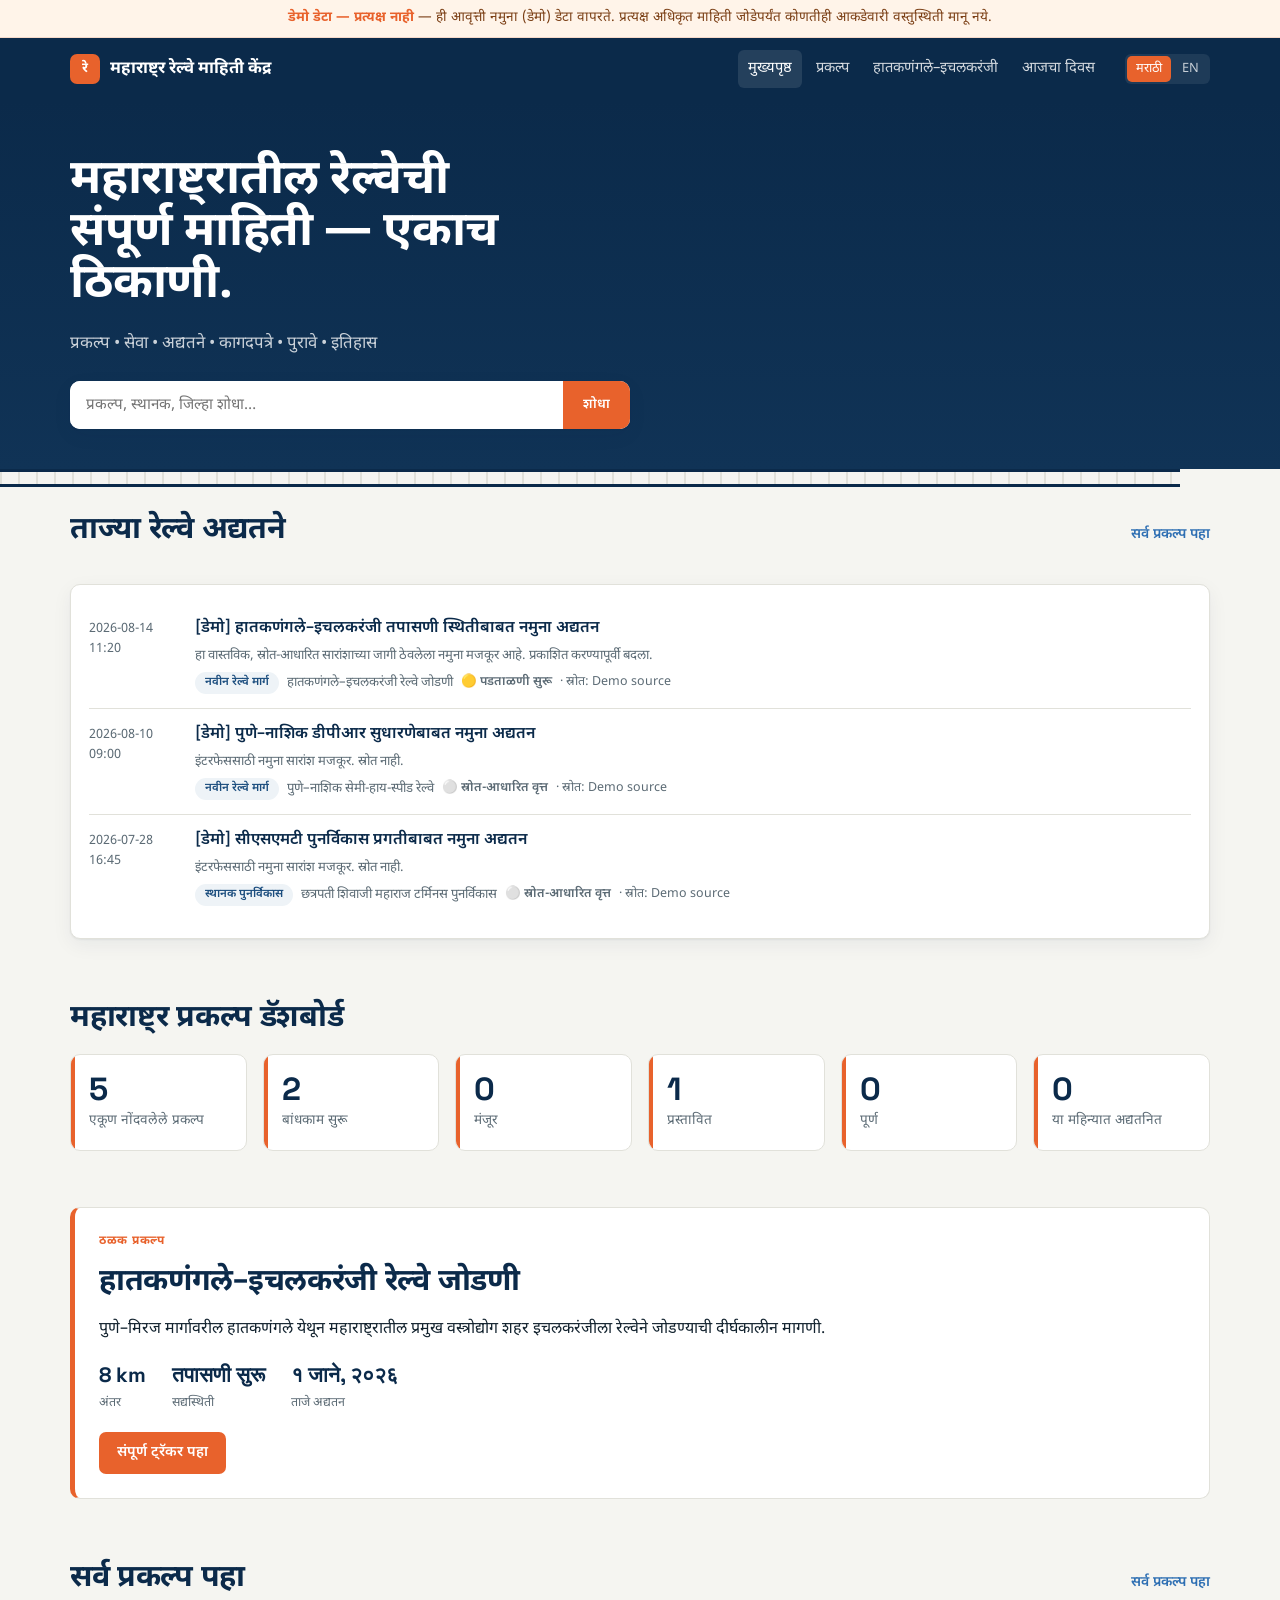
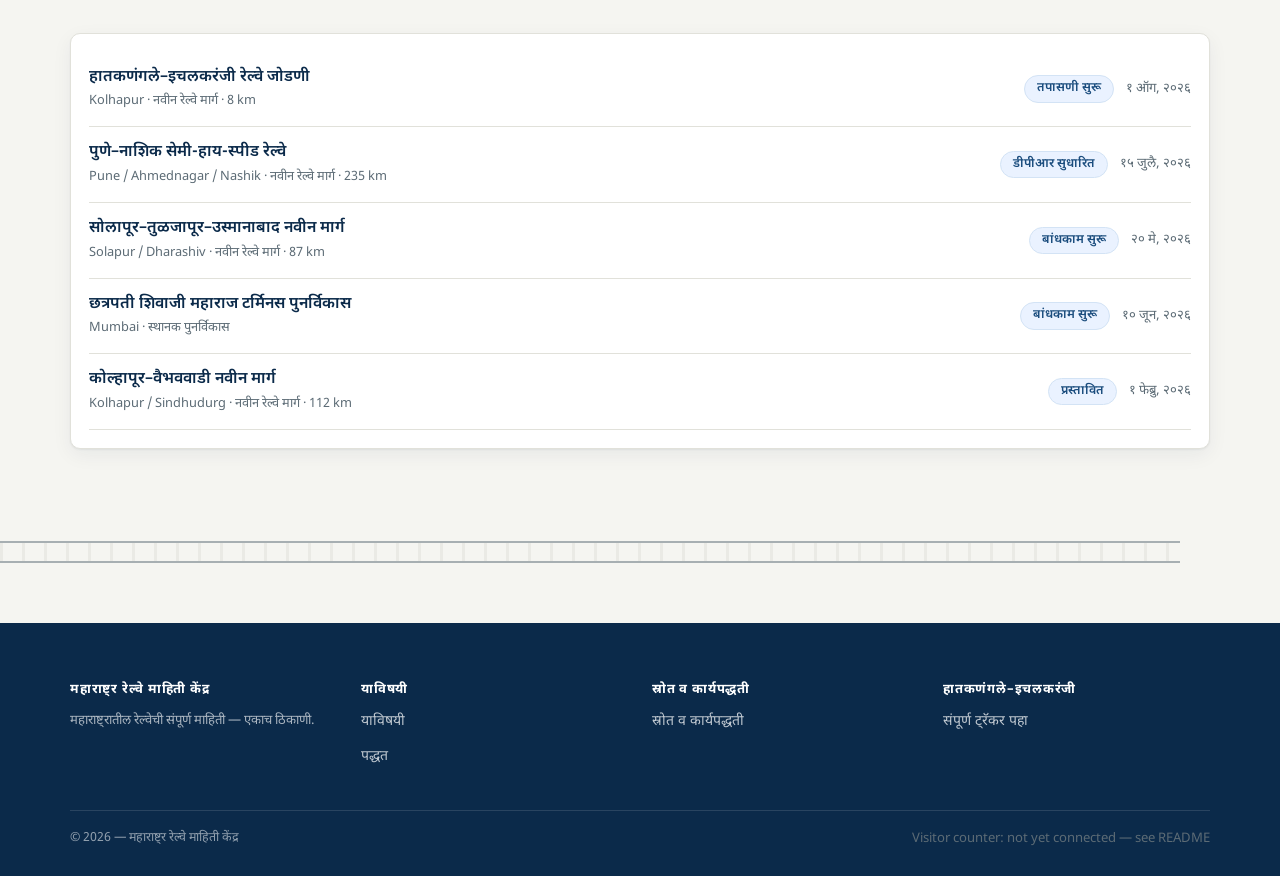
<file: index.html>
<!doctype html>
<html lang="mr">
<head>
<meta charset="utf-8">
<meta name="viewport" content="width=device-width, initial-scale=1">
<title>महाराष्ट्र रेल्वे माहिती केंद्र — Maharashtra Railway Information Hub</title>
<meta name="description" content="Maharashtra railway projects, updates, dashboard and the Hatkanangale–Ichalkaranji connectivity tracker — one archive, continuously updated.">
<link rel="canonical" href="https://ichalkaranjirailway.github.io/maharashtra-railway-hub/index.html">
<meta property="og:title" content="Maharashtra Railway Information Hub">
<meta property="og:description" content="Projects • Services • Updates • Documents • Evidence • History">
<meta property="og:type" content="website">
<link rel="manifest" href="manifest.json">
<link rel="icon" type="image/png" href="assets/icon-192.png">
<link rel="apple-touch-icon" href="assets/icon-192.png">
<link rel="stylesheet" href="assets/styles.css">
</head>
<body>
<div id="site-header"></div>

<section class="hero">
  <div class="container">
    <h1 data-i18n="tagline"></h1>
    <p class="subtitle" data-i18n="subtitle"></p>
    <form class="hero-search" role="search" onsubmit="location.href='projects.html?q='+encodeURIComponent(this.q.value); return false;">
      <label class="visually-hidden" for="heroSearch" data-i18n="navSearch"></label>
      <input id="heroSearch" name="q" type="search" data-i18n-placeholder="searchPlaceholder" placeholder="Search projects, stations, districts…">
      <button type="submit" data-i18n="navSearch">Search</button>
    </form>
  </div>
</section>

<div class="railline container" aria-hidden="true"></div>

<main class="container">

  <section class="section">
    <div class="section-head">
      <h2 data-i18n="liveUpdates"></h2>
      <a class="link-more" href="today.html" data-i18n="viewAllProjects">See all</a>
    </div>
    <div class="card" id="updatesList"><!-- rendered by app.js --></div>
  </section>

  <section class="section">
    <h2 data-i18n="dashboard"></h2>
    <div class="grid grid-3" id="dashboardStats" style="grid-template-columns:repeat(6,1fr)"><!-- rendered --></div>
  </section>

  <section class="section" id="featuredProject"><!-- rendered by app.js --></section>

  <section class="section">
    <div class="section-head">
      <h2 data-i18n="viewAllProjects"></h2>
      <a class="link-more" href="projects.html" data-i18n="viewAllProjects"></a>
    </div>
    <div class="card" id="projectListPreview"></div>
  </section>

</main>

<div class="rail-divider container" aria-hidden="true"></div>

<div id="site-footer"></div>

<script src="data/data.js"></script>
<script src="data/i18n.js"></script>
<script src="assets/app.js"></script>
<script src="assets/supabase-live.js"></script>
<script>
  MRIH.renderHeader("home");
  MRIH.renderFooter();
  MRIH.renderDashboard();
  window.__mrihUpdatesLimit = 6;
  MRIH.renderUpdates(6);
  MRIH.renderFeatured();
  MRIH.renderProjectList("projectListPreview", {});
  window.__mrihRerenderList = () => MRIH.renderProjectList("projectListPreview", {});
  MRIH.__adjustGrid = document.getElementById("dashboardStats");
  MRIH_I18N.renderI18n();
</script>
<style>
  @media (max-width: 900px) { #dashboardStats { grid-template-columns: repeat(3,1fr) !important; } }
  @media (max-width: 560px) { #dashboardStats { grid-template-columns: repeat(2,1fr) !important; } }
</style>
</body>
</html>
</file>
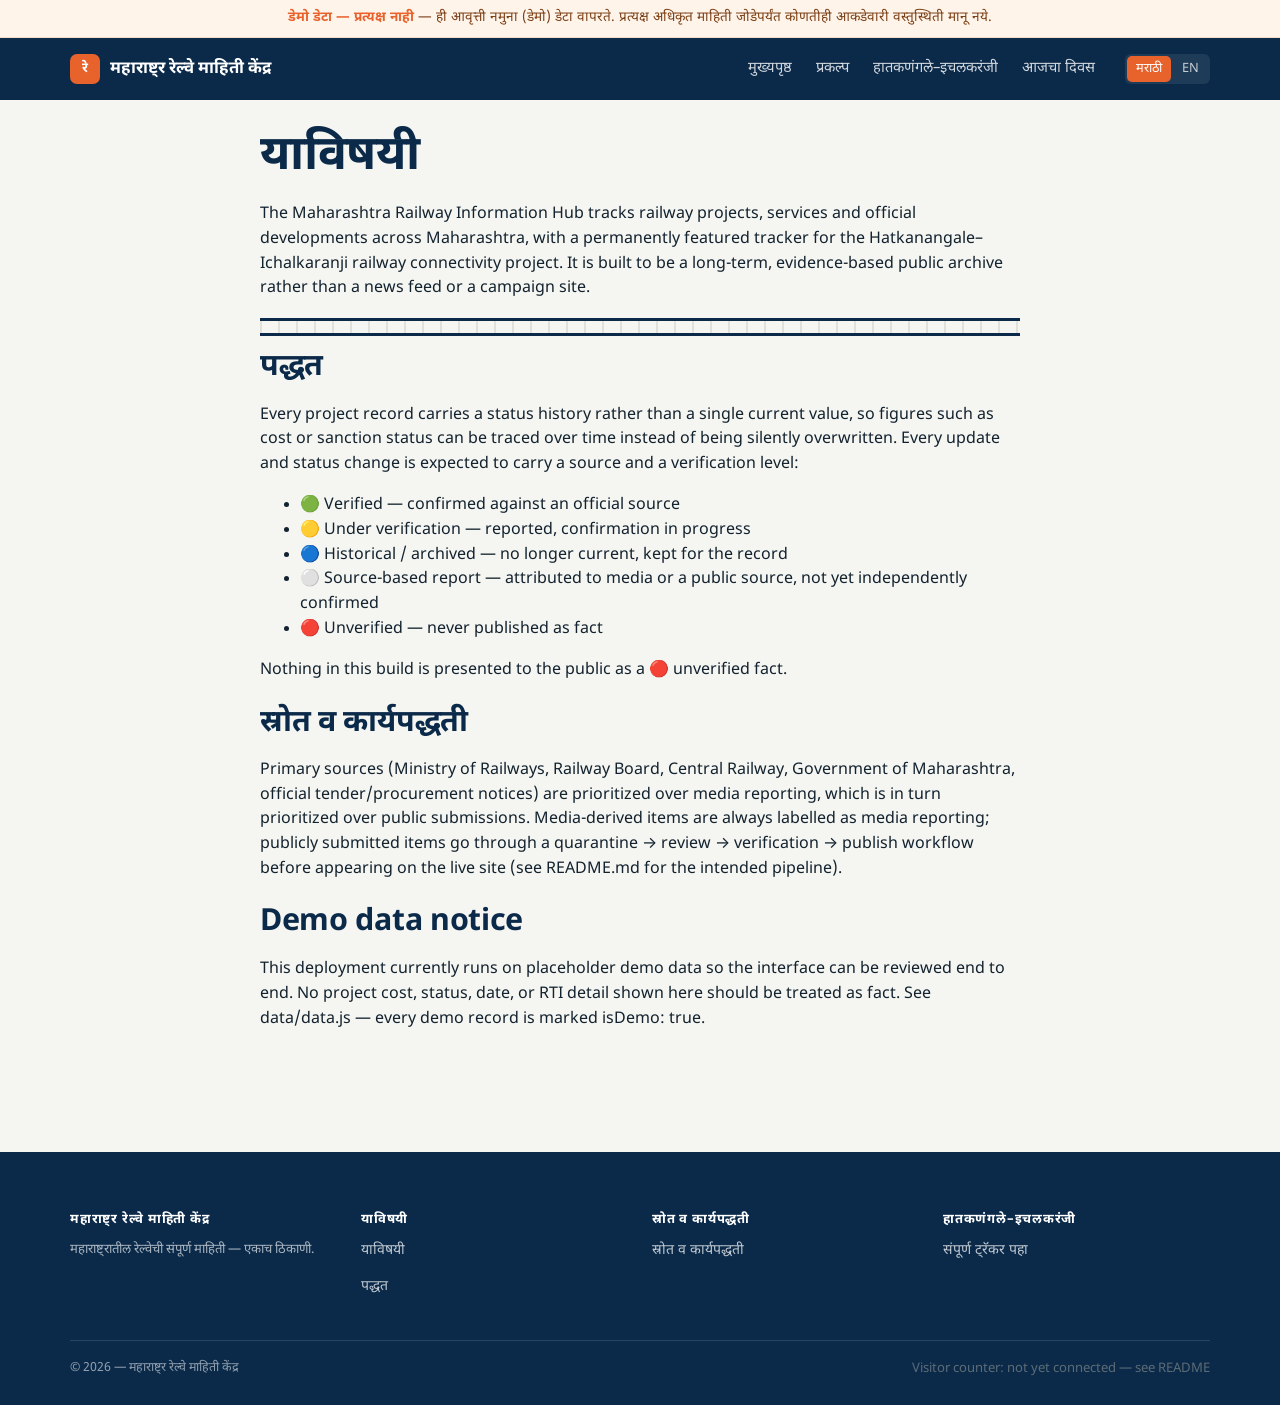
<file: about.html>
<!doctype html>
<html lang="mr">
<head>
<meta charset="utf-8">
<meta name="viewport" content="width=device-width, initial-scale=1">
<title data-i18n="footerAbout">About — Maharashtra Railway Information Hub</title>
<link rel="manifest" href="manifest.json">
<link rel="icon" type="image/png" href="assets/icon-192.png">
<link rel="apple-touch-icon" href="assets/icon-192.png">
<link rel="stylesheet" href="assets/styles.css">
</head>
<body>
<div id="site-header"></div>

<main class="container section" style="padding-top:32px; max-width:760px">
  <h1 id="about" data-i18n="footerAbout"></h1>
  <p>
    The Maharashtra Railway Information Hub tracks railway projects, services and
    official developments across Maharashtra, with a permanently featured tracker
    for the Hatkanangale–Ichalkaranji railway connectivity project. It is built to
    be a long-term, evidence-based public archive rather than a news feed or a
    campaign site.
  </p>

  <div class="railline" aria-hidden="true"></div>

  <h2 id="methodology" data-i18n="footerMethodology"></h2>
  <p>
    Every project record carries a status history rather than a single current
    value, so figures such as cost or sanction status can be traced over time
    instead of being silently overwritten. Every update and status change is
    expected to carry a source and a verification level:
  </p>
  <ul>
    <li>🟢 Verified — confirmed against an official source</li>
    <li>🟡 Under verification — reported, confirmation in progress</li>
    <li>🔵 Historical / archived — no longer current, kept for the record</li>
    <li>⚪ Source-based report — attributed to media or a public source, not yet independently confirmed</li>
    <li>🔴 Unverified — never published as fact</li>
  </ul>
  <p>Nothing in this build is presented to the public as a 🔴 unverified fact.</p>

  <h2 id="sources" data-i18n="footerSources"></h2>
  <p>
    Primary sources (Ministry of Railways, Railway Board, Central Railway,
    Government of Maharashtra, official tender/procurement notices) are
    prioritized over media reporting, which is in turn prioritized over public
    submissions. Media-derived items are always labelled as media reporting;
    publicly submitted items go through a quarantine → review → verification →
    publish workflow before appearing on the live site (see README.md for the
    intended pipeline).
  </p>

  <h2>Demo data notice</h2>
  <p>
    This deployment currently runs on placeholder demo data so the interface can
    be reviewed end to end. No project cost, status, date, or RTI detail shown
    here should be treated as fact. See <code>data/data.js</code> — every demo
    record is marked <code>isDemo: true</code>.
  </p>
</main>

<div id="site-footer"></div>

<script src="data/data.js"></script>
<script src="data/i18n.js"></script>
<script src="assets/app.js"></script>
<script src="assets/supabase-live.js"></script>
<script>
  MRIH.renderHeader("");
  MRIH.renderFooter();
  MRIH_I18N.renderI18n();
</script>
</body>
</html>
</file>
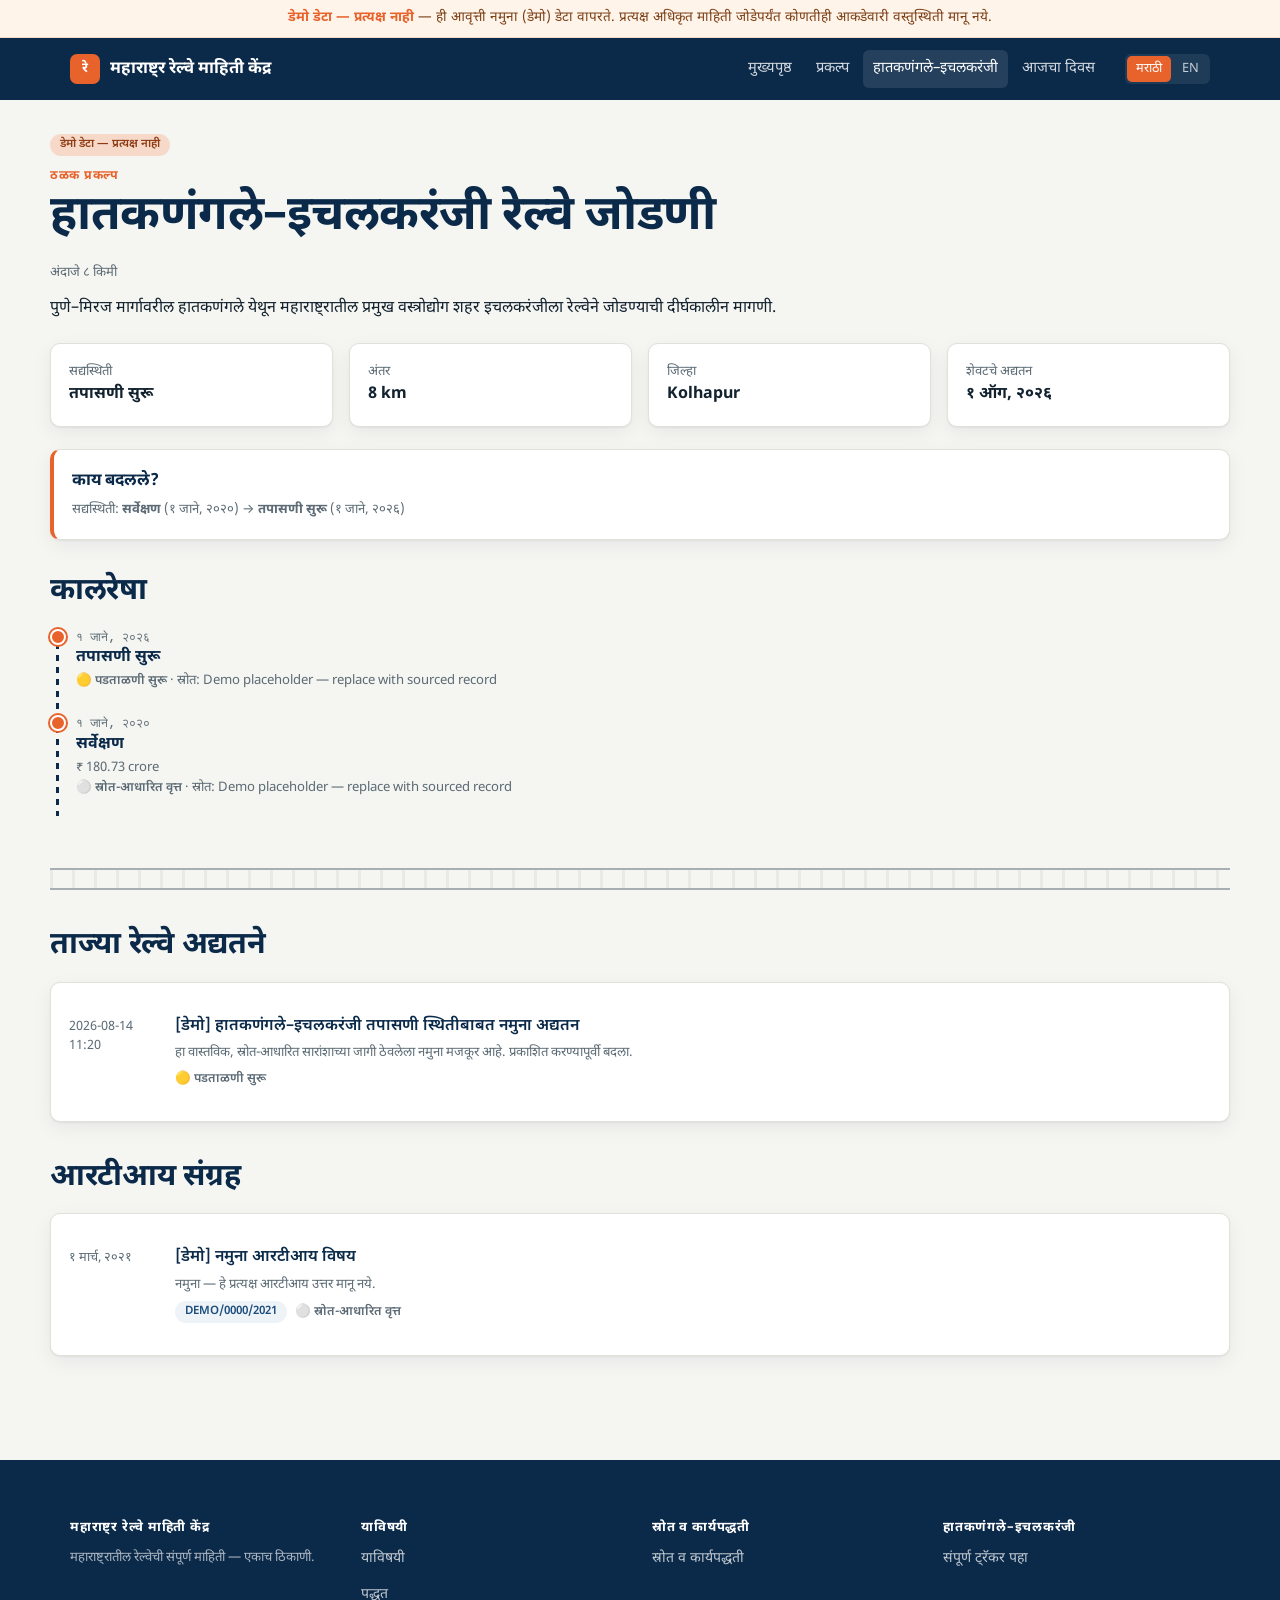
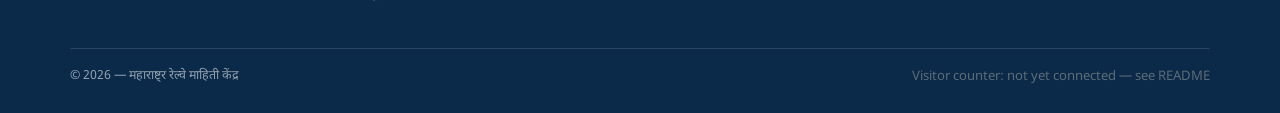
<file: hatkanangale-ichalkaranji.html>
<!doctype html>
<html lang="mr">
<head>
<meta charset="utf-8">
<meta name="viewport" content="width=device-width, initial-scale=1">
<title>हातकणंगले–इचलकरंजी रेल्वे जोडणी — Hatkanangale–Ichalkaranji Railway Connectivity</title>
<meta name="description" content="Dedicated tracker for the Hatkanangale–Ichalkaranji railway connectivity project: status, timeline, evidence and RTI archive.">
<link rel="manifest" href="manifest.json">
<link rel="icon" type="image/png" href="assets/icon-192.png">
<link rel="apple-touch-icon" href="assets/icon-192.png">
<link rel="stylesheet" href="assets/styles.css">
</head>
<body>
<div id="site-header"></div>

<main class="container section" style="padding-top:32px" id="trackerRoot">
  <!-- rendered by app.js -->
</main>

<div id="site-footer"></div>

<script src="data/data.js"></script>
<script src="data/i18n.js"></script>
<script src="assets/app.js"></script>
<script src="assets/supabase-live.js"></script>
<script>
  MRIH.renderHeader("tracker");
  MRIH.renderFooter();
  MRIH.renderTracker("htk-ich");
  MRIH_I18N.renderI18n();
</script>
</body>
</html>
</file>
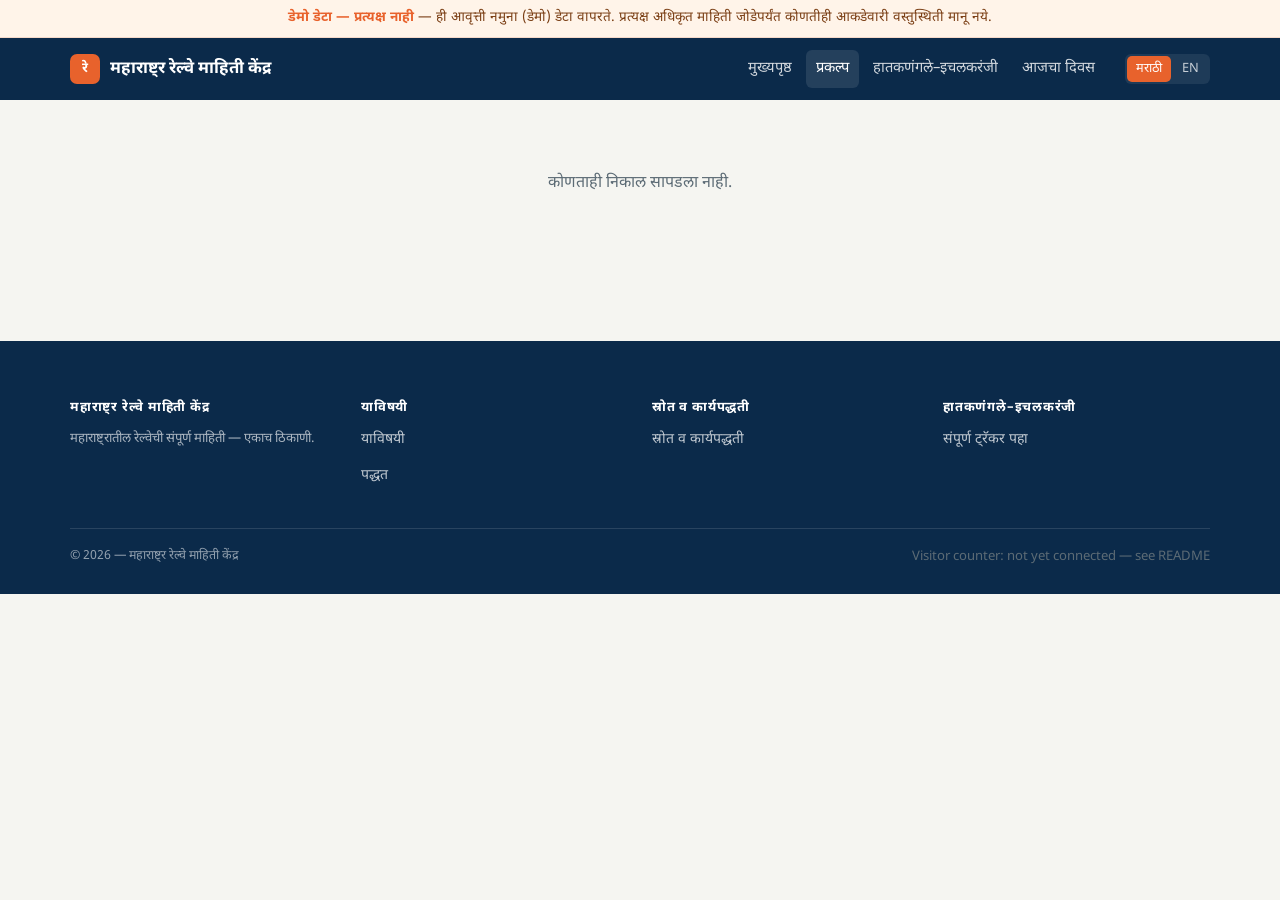
<file: project.html>
<!doctype html>
<html lang="mr">
<head>
<meta charset="utf-8">
<meta name="viewport" content="width=device-width, initial-scale=1">
<title data-i18n="navProjects">Project — Maharashtra Railway Information Hub</title>
<link rel="manifest" href="manifest.json">
<link rel="icon" type="image/png" href="assets/icon-192.png">
<link rel="apple-touch-icon" href="assets/icon-192.png">
<link rel="stylesheet" href="assets/styles.css">
</head>
<body>
<div id="site-header"></div>

<main class="container section" style="padding-top:32px" id="projectDetail">
  <!-- rendered by app.js from ?id= -->
</main>

<div id="site-footer"></div>

<script src="data/data.js"></script>
<script src="data/i18n.js"></script>
<script src="assets/app.js"></script>
<script src="assets/supabase-live.js"></script>
<script>
  MRIH.renderHeader("projects");
  MRIH.renderFooter();
  MRIH.renderProjectDetail();
  MRIH_I18N.renderI18n();
</script>
</body>
</html>
</file>
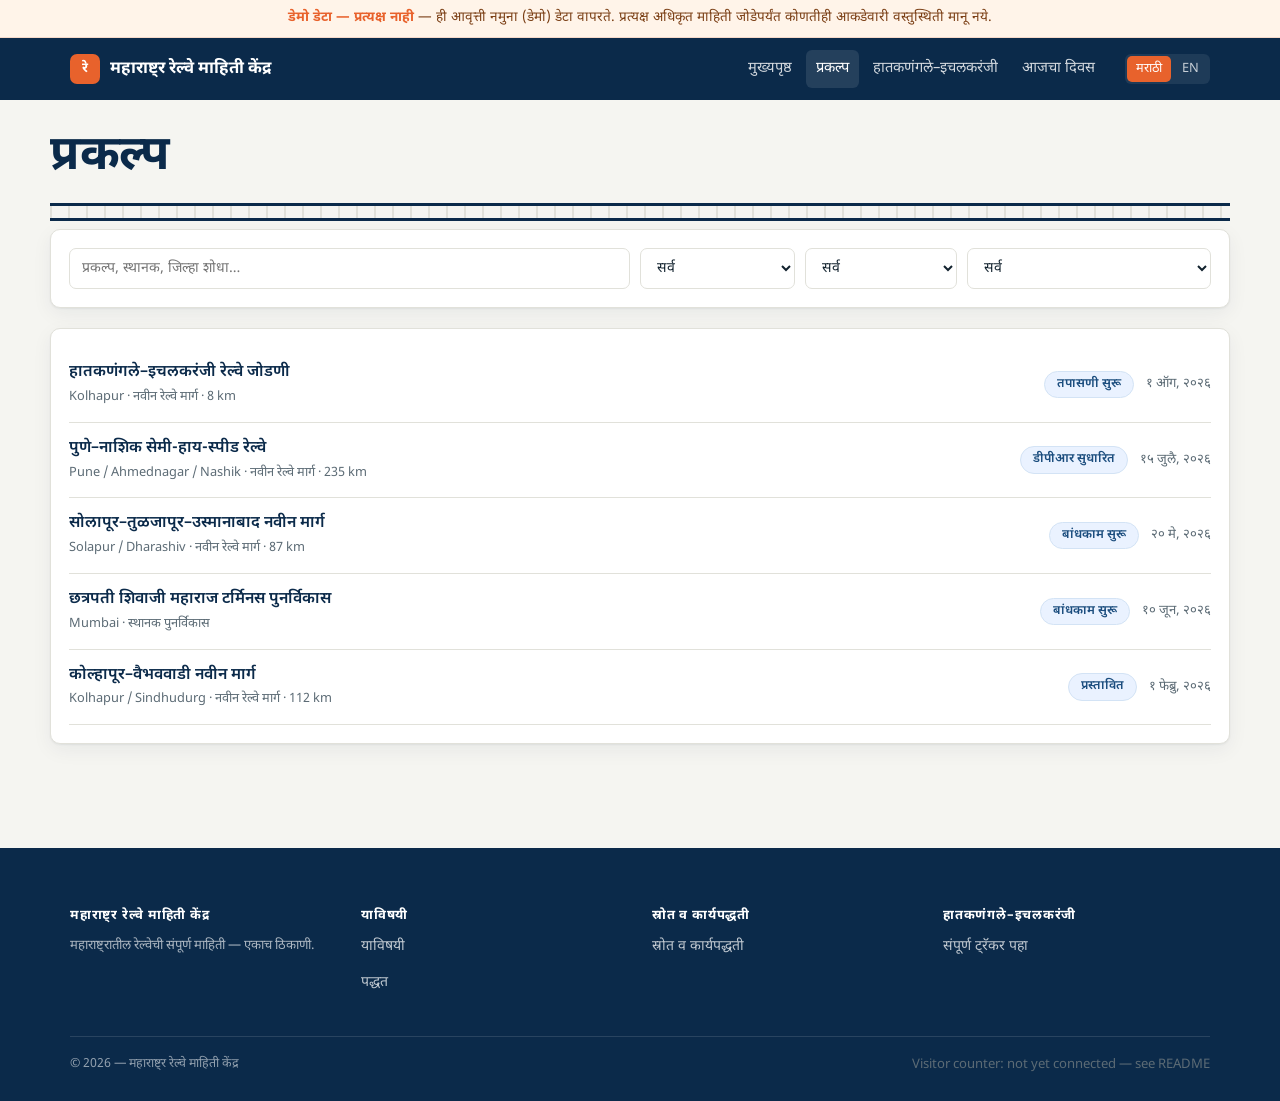
<file: projects.html>
<!doctype html>
<html lang="mr">
<head>
<meta charset="utf-8">
<meta name="viewport" content="width=device-width, initial-scale=1">
<title data-i18n="navProjects">Projects — Maharashtra Railway Information Hub</title>
<link rel="manifest" href="manifest.json">
<link rel="icon" type="image/png" href="assets/icon-192.png">
<link rel="apple-touch-icon" href="assets/icon-192.png">
<link rel="stylesheet" href="assets/styles.css">
</head>
<body>
<div id="site-header"></div>

<main class="container section" style="padding-top:32px">
  <h1 data-i18n="navProjects"></h1>
  <div class="railline" aria-hidden="true"></div>

  <div class="filterbar card" id="filterBar">
    <input type="search" data-filter="q" data-i18n-placeholder="searchPlaceholder" placeholder="Search…" style="flex:1;min-width:200px">
    <select data-filter="status" aria-label="Status"></select>
    <select data-filter="category" aria-label="Category"></select>
    <select data-filter="district" aria-label="District"></select>
  </div>

  <div class="card" id="projectList" style="margin-top:16px"></div>
</main>

<div id="site-footer"></div>

<script src="data/data.js"></script>
<script src="data/i18n.js"></script>
<script src="assets/app.js"></script>
<script src="assets/supabase-live.js"></script>
<script>
  MRIH.renderHeader("projects");
  MRIH.renderFooter();
  MRIH_I18N.renderI18n();

  const params = new URLSearchParams(location.search);
  const initialQ = params.get("q") || "";
  document.querySelector('[data-filter="q"]').value = initialQ;

  MRIH.wireFilters((state) => {
    window.__mrihRerenderList = () => MRIH.renderProjectList("projectList", { state });
    MRIH.renderProjectList("projectList", { state });
  });
</script>
</body>
</html>
</file>
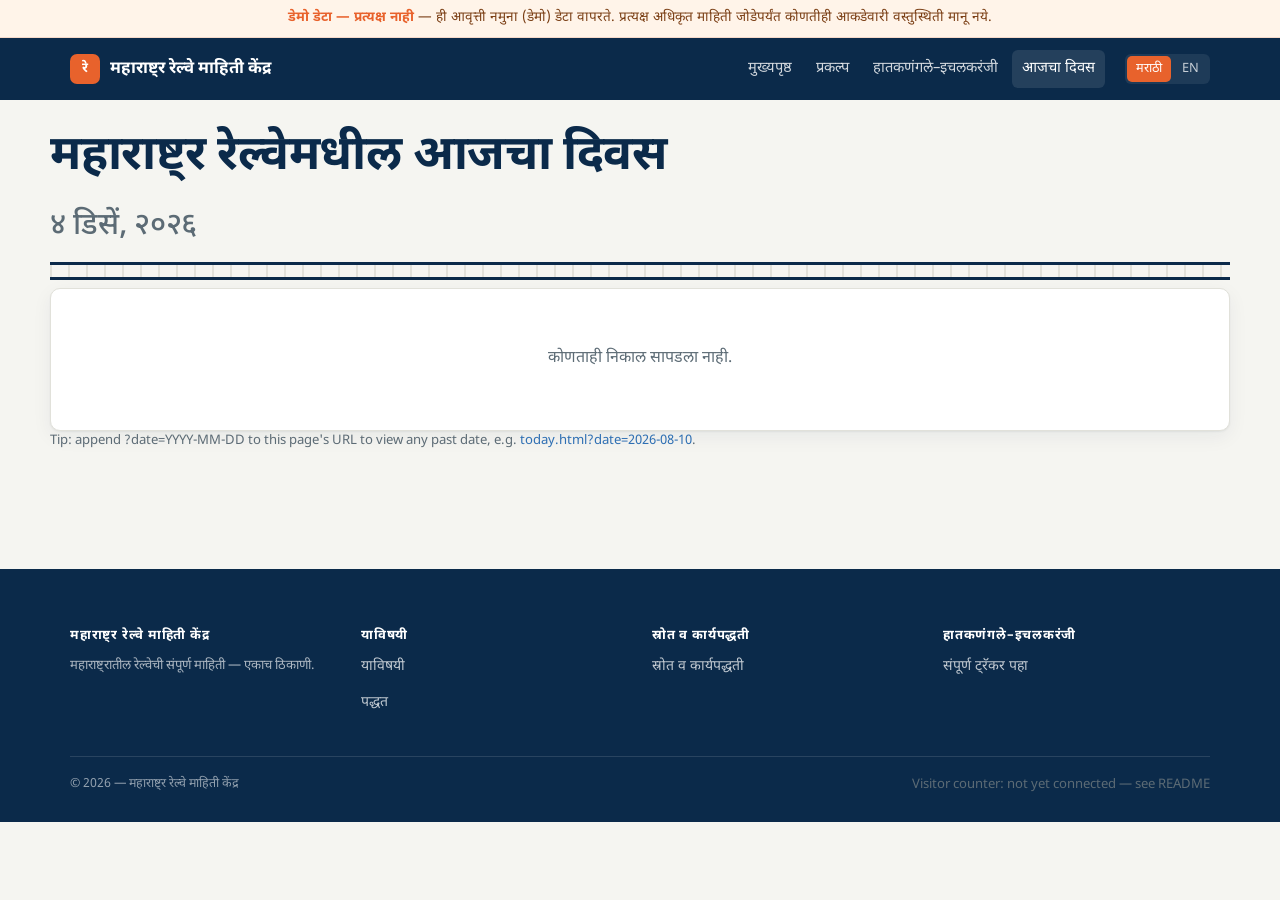
<file: today.html>
<!doctype html>
<html lang="mr">
<head>
<meta charset="utf-8">
<meta name="viewport" content="width=device-width, initial-scale=1">
<title data-i18n="todayIn">Today in Maharashtra Railways</title>
<link rel="manifest" href="manifest.json">
<link rel="icon" type="image/png" href="assets/icon-192.png">
<link rel="apple-touch-icon" href="assets/icon-192.png">
<link rel="stylesheet" href="assets/styles.css">
</head>
<body>
<div id="site-header"></div>

<main class="container section" style="padding-top:32px">
  <h1 data-i18n="todayIn"></h1>
  <h2 id="todayDateHeading" class="mono" style="color:var(--slate);font-weight:500"></h2>
  <div class="railline" aria-hidden="true"></div>
  <div class="card" id="todayContent"></div>
  <p class="small">
    Tip: append <code>?date=YYYY-MM-DD</code> to this page's URL to view any past date, e.g.
    <a href="today.html?date=2026-08-10">today.html?date=2026-08-10</a>.
  </p>
</main>

<div id="site-footer"></div>

<script src="data/data.js"></script>
<script src="data/i18n.js"></script>
<script src="assets/app.js"></script>
<script src="assets/supabase-live.js"></script>
<script>
  MRIH.renderHeader("today");
  MRIH.renderFooter();
  MRIH.renderTodayPage();
  MRIH_I18N.renderI18n();
</script>
</body>
</html>
</file>
<file: assets/styles.css>
/* ==========================================================================
   MAHARASHTRA RAILWAY INFORMATION HUB — DESIGN SYSTEM
   Palette:  --navy #0B2A4A  --blue #1B4D7E  --sky #2E6FB3
             --signal-orange #E8622C  --bg #F5F5F1  --surface #FFFFFF
             --ink #12222E  --slate #5C6B75  --line #E1E1DA
   Type:     Display  — 'Space Grotesk' (Latin)  /  Devanagari fallback
             Body     — 'Inter' (Latin) + 'Noto Sans Devanagari'
   Signature: the "rail line" — a track-with-sleepers rule used as
   section dividers and as the spine of every timeline/status-history.
   ========================================================================== */

@import url('https://fonts.googleapis.com/css2?family=Space+Grotesk:wght@500;600;700&family=Inter:wght@400;500;600;700&family=Noto+Sans+Devanagari:wght@400;500;600;700&family=JetBrains+Mono:wght@400;500&display=swap');

:root {
  --navy: #0B2A4A;
  --blue: #1B4D7E;
  --sky: #2E6FB3;
  --orange: #E8622C;
  --orange-dim: #F6D9C9;
  --bg: #F5F5F1;
  --surface: #FFFFFF;
  --ink: #12222E;
  --slate: #5C6B75;
  --line: #E1E1DA;
  --green: #1E8E5A;
  --amber: #B9790E;
  --blue-dot: #2E6FB3;
  --grey-dot: #8A97A0;
  --red: #C0392B;
  --radius: 10px;
  --shadow: 0 1px 2px rgba(11,42,74,.06), 0 6px 20px rgba(11,42,74,.06);
  --maxw: 1180px;
}

* { box-sizing: border-box; }
html { scroll-behavior: smooth; }
html:lang(mr), html:lang(mr) * { font-family: 'Noto Sans Devanagari', 'Inter', sans-serif; }

body {
  margin: 0;
  background: var(--bg);
  color: var(--ink);
  font-family: 'Inter', 'Noto Sans Devanagari', sans-serif;
  line-height: 1.55;
  -webkit-font-smoothing: antialiased;
}

h1, h2, h3, .display {
  font-family: 'Space Grotesk', 'Noto Sans Devanagari', sans-serif;
  font-weight: 700;
  letter-spacing: -0.01em;
  color: var(--navy);
  margin: 0 0 .4em;
}
h1 { font-size: clamp(1.9rem, 4.5vw, 3rem); line-height: 1.08; }
h2 { font-size: clamp(1.35rem, 2.6vw, 1.9rem); }
h3 { font-size: 1.05rem; }
p { margin: 0 0 1em; color: var(--ink); }
a { color: var(--sky); text-decoration: none; }
a:hover { text-decoration: underline; }
.mono { font-family: 'JetBrains Mono', monospace; }

img, svg { max-width: 100%; display: block; }

:focus-visible {
  outline: 3px solid var(--orange);
  outline-offset: 2px;
}

.container { max-width: var(--maxw); margin: 0 auto; padding: 0 20px; }

/* ---------- Rail-line motif (signature element) -------------------- */
.railline {
  position: relative;
  height: 18px;
  margin: 0 0 8px;
  background:
    repeating-linear-gradient(90deg, var(--line) 0 2px, transparent 2px 18px);
  border-top: 3px solid var(--navy);
  border-bottom: 3px solid var(--navy);
}
.rail-divider {
  height: 22px;
  margin: 48px 0 32px;
  background: repeating-linear-gradient(90deg, var(--line) 0 3px, transparent 3px 22px);
  border-top: 2px solid var(--slate);
  border-bottom: 2px solid var(--slate);
  opacity: .5;
}

/* ---------- Top bar ------------------------------------------------- */
.topbar {
  background: var(--navy);
  color: #fff;
  position: sticky;
  top: 0;
  z-index: 50;
}
.topbar-inner {
  max-width: var(--maxw);
  margin: 0 auto;
  padding: 0 20px;
  display: flex;
  align-items: center;
  gap: 20px;
  height: 62px;
}
.brand {
  color: #fff;
  font-family: 'Space Grotesk', 'Noto Sans Devanagari', sans-serif;
  font-weight: 700;
  font-size: 1.05rem;
  display: flex;
  align-items: center;
  gap: 10px;
  white-space: nowrap;
}
.brand:hover { text-decoration: none; }
.brand-mark {
  width: 30px; height: 30px; border-radius: 7px;
  background: var(--orange);
  display: flex; align-items: center; justify-content: center;
  font-weight: 700; color: #fff; font-size: .85rem;
  flex-shrink: 0;
}
.nav {
  display: flex;
  gap: 4px;
  margin-left: auto;
  flex-wrap: wrap;
}
.nav a {
  color: rgba(255,255,255,.82);
  font-size: .92rem;
  padding: 8px 10px;
  border-radius: 6px;
}
.nav a:hover, .nav a.active { color: #fff; background: rgba(255,255,255,.1); text-decoration: none; }
.lang-switch {
  display: flex;
  gap: 2px;
  background: rgba(255,255,255,.08);
  border-radius: 6px;
  padding: 2px;
}
.lang-switch button {
  background: transparent;
  border: 0;
  color: rgba(255,255,255,.75);
  padding: 5px 9px;
  font-size: .8rem;
  border-radius: 5px;
  cursor: pointer;
  font-family: inherit;
}
.lang-switch button.active { background: var(--orange); color: #fff; }
.navtoggle { display: none; background: none; border: 0; color: #fff; font-size: 1.3rem; cursor: pointer; }

@media (max-width: 860px) {
  .nav { position: absolute; top: 62px; left: 0; right: 0; background: var(--navy); flex-direction: column; padding: 6px 20px 14px; display: none; }
  .nav.open { display: flex; }
  .navtoggle { display: block; margin-left: auto; }
  .lang-switch { order: -1; }
}

/* ---------- Demo banner --------------------------------------------- */
.demo-banner {
  background: #FFF4E9;
  border-bottom: 1px solid var(--orange-dim);
  color: #7A3E14;
  font-size: .85rem;
  padding: 8px 20px;
  text-align: center;
}
.demo-banner strong { color: var(--orange); }

/* ---------- Hero ------------------------------------------------------ */
.hero {
  background: linear-gradient(180deg, var(--navy) 0%, #103356 100%);
  color: #fff;
  padding: 56px 0 40px;
}
.hero h1 { color: #fff; max-width: 18ch; }
.hero .subtitle { color: rgba(255,255,255,.78); font-size: 1.05rem; max-width: 46ch; }
.hero-search {
  margin-top: 24px;
  display: flex;
  max-width: 560px;
  background: #fff;
  border-radius: 10px;
  overflow: hidden;
  box-shadow: var(--shadow);
}
.hero-search input {
  flex: 1;
  border: 0;
  padding: 14px 16px;
  font-size: .95rem;
  font-family: inherit;
  color: var(--ink);
}
.hero-search input:focus { outline: none; }
.hero-search button {
  border: 0;
  background: var(--orange);
  color: #fff;
  padding: 0 20px;
  font-weight: 600;
  cursor: pointer;
  font-family: inherit;
}
.hero-search button:hover { background: #d9531e; }

/* ---------- Section shell -------------------------------------------- */
.section { padding: 12px 0 44px; }
.section-head { display: flex; align-items: baseline; justify-content: space-between; gap: 16px; margin-bottom: 18px; flex-wrap: wrap; }
.section-head .link-more { font-size: .88rem; font-weight: 600; white-space: nowrap; }

/* ---------- Cards ------------------------------------------------------ */
.card {
  background: var(--surface);
  border: 1px solid var(--line);
  border-radius: var(--radius);
  padding: 18px;
  box-shadow: var(--shadow);
}
.grid { display: grid; gap: 16px; }
.grid-3 { grid-template-columns: repeat(3, 1fr); }
.grid-4 { grid-template-columns: repeat(4, 1fr); }
.grid-2 { grid-template-columns: repeat(2, 1fr); }
@media (max-width: 900px) { .grid-3, .grid-4 { grid-template-columns: repeat(2, 1fr); } }
@media (max-width: 560px) { .grid-3, .grid-4, .grid-2 { grid-template-columns: 1fr; } }

/* ---------- Stat tiles (dashboard) ------------------------------------ */
.stat {
  background: var(--surface);
  border: 1px solid var(--line);
  border-radius: var(--radius);
  padding: 18px;
  position: relative;
  overflow: hidden;
}
.stat::before {
  content: "";
  position: absolute; left: 0; top: 0; bottom: 0; width: 4px;
  background: var(--orange);
}
.stat .num { font-family: 'Space Grotesk', sans-serif; font-size: 2rem; font-weight: 700; color: var(--navy); line-height: 1; }
.stat .lbl { color: var(--slate); font-size: .85rem; margin-top: 6px; }

/* ---------- Update / news item ---------------------------------------- */
.update-item {
  display: grid;
  grid-template-columns: 92px 1fr;
  gap: 14px;
  padding: 14px 0;
  border-bottom: 1px solid var(--line);
}
.update-item:last-child { border-bottom: 0; }
.update-date { color: var(--slate); font-size: .8rem; font-family: 'JetBrains Mono', monospace; padding-top: 3px; }
.update-headline { font-weight: 600; color: var(--navy); margin-bottom: 4px; }
.update-meta { display: flex; gap: 8px; flex-wrap: wrap; align-items: center; font-size: .78rem; color: var(--slate); margin-top: 6px; }
.tag {
  display: inline-block;
  background: #EEF3F7;
  color: var(--blue);
  border-radius: 999px;
  padding: 2px 10px;
  font-size: .72rem;
  font-weight: 600;
}
.tag.orange { background: var(--orange-dim); color: #8f3c14; }

/* ---------- Verification chip ------------------------------------------ */
.verify { display: inline-flex; align-items: center; gap: 5px; font-size: .78rem; font-weight: 600; }

/* ---------- Featured project banner ------------------------------------ */
.featured {
  background: var(--surface);
  border: 1px solid var(--line);
  border-radius: var(--radius);
  padding: 24px;
  position: relative;
  border-left: 5px solid var(--orange);
}
.featured .eyebrow { color: var(--orange); font-weight: 700; letter-spacing: .06em; text-transform: uppercase; font-size: .75rem; margin-bottom: 8px; }
.featured .figures { display: flex; gap: 26px; flex-wrap: wrap; margin: 16px 0; }
.featured .figures div b { display: block; font-family: 'Space Grotesk', sans-serif; font-size: 1.3rem; color: var(--navy); }
.featured .figures div span { color: var(--slate); font-size: .78rem; }

/* ---------- Buttons ------------------------------------------------------ */
.btn {
  display: inline-block;
  background: var(--navy);
  color: #fff;
  padding: 10px 18px;
  border-radius: 7px;
  font-weight: 600;
  font-size: .9rem;
  border: 0;
  cursor: pointer;
  font-family: inherit;
}
.btn:hover { background: #0e3050; text-decoration: none; }
.btn.orange { background: var(--orange); }
.btn.orange:hover { background: #d9531e; }
.btn.ghost { background: transparent; color: var(--navy); border: 1px solid var(--line); }

/* ---------- Status badge -------------------------------------------------- */
.status-badge {
  display: inline-block;
  background: #EAF2FF;
  color: var(--blue);
  border: 1px solid #D3E3F5;
  border-radius: 999px;
  padding: 3px 12px;
  font-size: .78rem;
  font-weight: 600;
}
.status-badge.done { background: #E7F6EE; color: var(--green); border-color: #CBEBDA; }
.status-badge.hold { background: #FBEDEB; color: var(--red); border-color: #F3D3CE; }

/* ---------- Timeline (status history) — uses rail-line spine -------------- */
.timeline { position: relative; padding-left: 26px; margin-top: 10px; }
.timeline::before {
  content: "";
  position: absolute; left: 6px; top: 4px; bottom: 4px; width: 3px;
  background: repeating-linear-gradient(180deg, var(--navy) 0 6px, transparent 6px 12px);
}
.timeline-item { position: relative; padding-bottom: 22px; }
.timeline-item::before {
  content: "";
  position: absolute; left: -26px; top: 2px; width: 12px; height: 12px;
  border-radius: 50%; background: var(--orange); border: 2px solid #fff; box-shadow: 0 0 0 2px var(--orange);
}
.timeline-item .tdate { font-family: 'JetBrains Mono', monospace; font-size: .78rem; color: var(--slate); }
.timeline-item .tstatus { font-weight: 700; color: var(--navy); }

/* ---------- Filters bar ------------------------------------------------- */
.filterbar { display: flex; gap: 10px; flex-wrap: wrap; margin-bottom: 20px; }
.filterbar select, .filterbar input[type="search"] {
  border: 1px solid var(--line);
  background: #fff;
  border-radius: 7px;
  padding: 9px 12px;
  font-size: .88rem;
  font-family: inherit;
  color: var(--ink);
}

/* ---------- Table-ish project list --------------------------------------- */
.project-row {
  display: grid;
  grid-template-columns: 1fr auto auto;
  gap: 12px;
  align-items: center;
  padding: 14px 0;
  border-bottom: 1px solid var(--line);
}
.project-row:hover .project-name { text-decoration: underline; }
.project-name { font-weight: 600; color: var(--navy); }
.project-sub { font-size: .8rem; color: var(--slate); margin-top: 2px; }
@media (max-width: 640px) { .project-row { grid-template-columns: 1fr; } }

/* ---------- Footer -------------------------------------------------------- */
footer {
  background: var(--navy);
  color: rgba(255,255,255,.75);
  margin-top: 60px;
  padding: 40px 0 26px;
  font-size: .88rem;
}
footer h4 { color: #fff; font-size: .82rem; text-transform: uppercase; letter-spacing: .06em; margin-bottom: 10px; }
footer a { color: rgba(255,255,255,.75); }
.foot-grid { display: grid; grid-template-columns: repeat(4, 1fr); gap: 24px; }
@media (max-width: 720px) { .foot-grid { grid-template-columns: repeat(2, 1fr); } }
.foot-bottom { border-top: 1px solid rgba(255,255,255,.12); margin-top: 28px; padding-top: 18px; display: flex; justify-content: space-between; flex-wrap: wrap; gap: 8px; font-size: .78rem; color: rgba(255,255,255,.55); }

/* ---------- Empty state ---------------------------------------------------- */
.empty { text-align: center; padding: 40px 20px; color: var(--slate); }

/* ---------- Reduced motion --------------------------------------------------- */
@media (prefers-reduced-motion: reduce) {
  html { scroll-behavior: auto; }
  * { animation: none !important; transition: none !important; }
}

/* ---------- Utility -------------------------------------------------------- */
.mt0{margin-top:0} .mb0{margin-bottom:0}
.small { font-size: .82rem; color: var(--slate); }
.visually-hidden { position:absolute; width:1px; height:1px; overflow:hidden; clip:rect(0 0 0 0); white-space:nowrap; }
</file>
